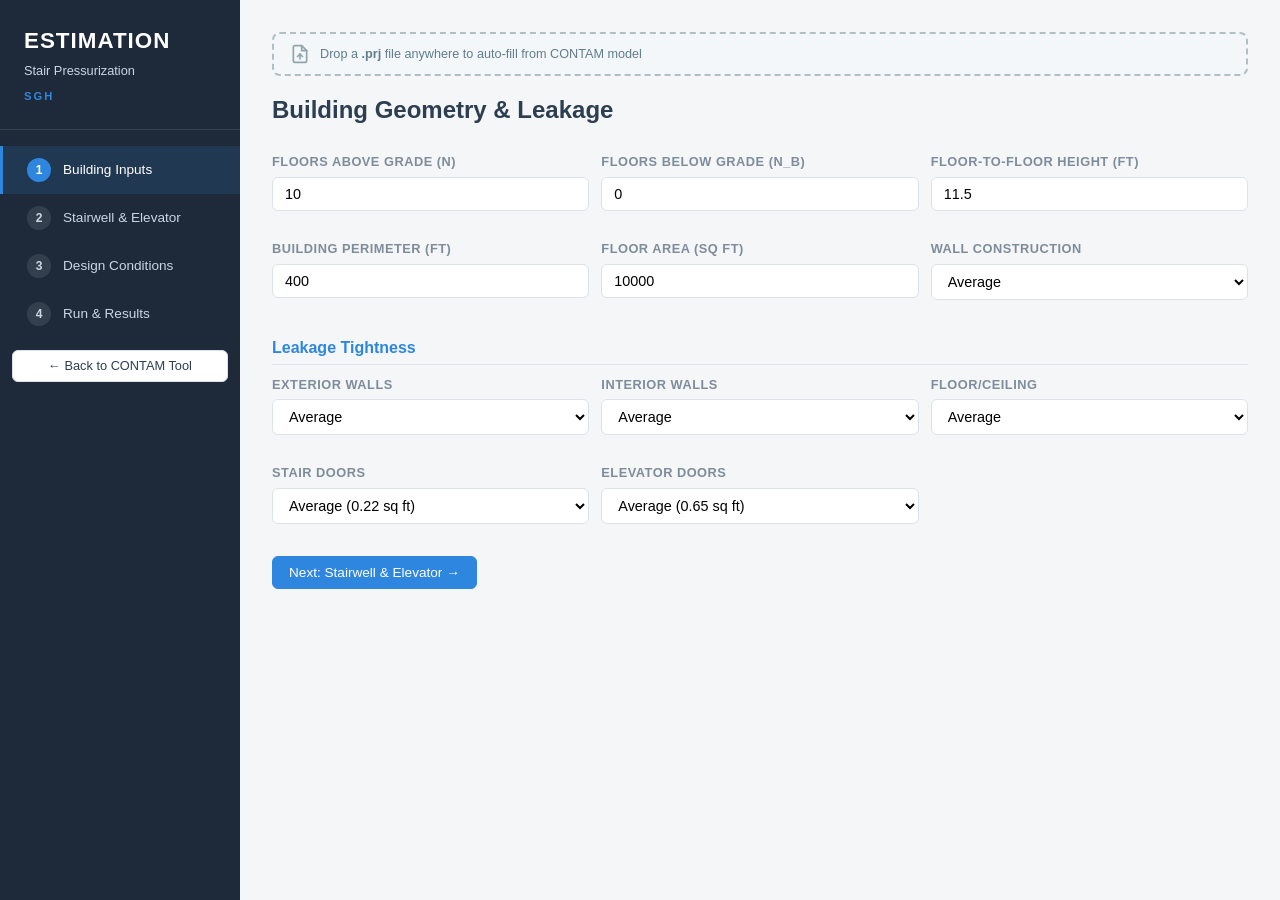
<file: templates/estimation.html>
<!DOCTYPE html>
<html lang="en">
<head>
    <meta charset="UTF-8">
    <meta name="viewport" content="width=device-width, initial-scale=1.0">
    <title>Stair Pressurization Estimation Tool &mdash; SGH</title>
    <link rel="stylesheet" href="/static/css/style.css?v=24">
    <link rel="stylesheet" href="/static/css/estimation.css?v=8">
</head>
<body>
    <div class="app-layout">
        <!-- Sidebar Navigation -->
        <nav class="sidebar">
            <div class="sidebar-header">
                <h1>ESTIMATION</h1>
                <p class="subtitle">Stair Pressurization</p>
                <p class="brand">SGH</p>
            </div>
            <ul class="nav-tabs">
                <li class="nav-tab active" data-tab="est-inputs">
                    <span class="tab-num">1</span>
                    <span class="tab-label">Building Inputs</span>
                </li>
                <li class="nav-tab" data-tab="est-stairwells">
                    <span class="tab-num">2</span>
                    <span class="tab-label">Stairwell &amp; Elevator</span>
                </li>
                <li class="nav-tab" data-tab="est-conditions">
                    <span class="tab-num">3</span>
                    <span class="tab-label">Design Conditions</span>
                </li>
                <li class="nav-tab" data-tab="est-run">
                    <span class="tab-num">4</span>
                    <span class="tab-label">Run &amp; Results</span>
                </li>
            </ul>
            <div style="padding:12px;margin-top:auto;">
                <a href="/" class="btn btn-sm" style="display:block;text-align:center;text-decoration:none;">
                    &larr; Back to CONTAM Tool
                </a>
            </div>
        </nav>

        <!-- Main Content -->
        <main class="content">
            <!-- PRJ Import Banner -->
            <div id="est-drop-banner" class="est-drop-banner">
                <svg width="20" height="20" viewBox="0 0 24 24" fill="none" stroke="currentColor"
                     stroke-width="2" stroke-linecap="round" stroke-linejoin="round" style="flex-shrink:0">
                    <path d="M14 2H6a2 2 0 0 0-2 2v16a2 2 0 0 0 2 2h12a2 2 0 0 0 2-2V8z"></path>
                    <polyline points="14 2 14 8 20 8"></polyline>
                    <line x1="12" y1="18" x2="12" y2="12"></line>
                    <line x1="9" y1="15" x2="12" y2="12"></line>
                    <line x1="15" y1="15" x2="12" y2="12"></line>
                </svg>
                <span id="est-drop-status">Drop a <strong>.prj</strong> file anywhere to auto-fill from CONTAM model</span>
                <input type="file" id="est-prj-input" accept=".prj" style="display:none">
                <label id="est-also-contam-label" style="display:none; margin-left:auto; font-size:0.8rem; cursor:pointer;">
                    <input type="checkbox" id="est-also-contam" checked> Also parse in CONTAM Tool
                </label>
            </div>

            <!-- Tab 1: Building Inputs -->
            <section id="est-inputs" class="tab-panel active">
                <h2>Building Geometry &amp; Leakage</h2>

                <div class="form-grid">
                    <div class="form-group">
                        <label for="est-n-floors-above">Floors above grade (N)</label>
                        <input type="number" id="est-n-floors-above" value="10" min="2" max="99">
                    </div>
                    <div class="form-group">
                        <label for="est-n-floors-below">Floors below grade (N_b)</label>
                        <input type="number" id="est-n-floors-below" value="0" min="0" max="10">
                    </div>
                    <div class="form-group">
                        <label for="est-floor-height">Floor-to-floor height (ft)</label>
                        <input type="number" id="est-floor-height" value="11.5" step="0.5" min="8" max="20">
                    </div>
                    <div class="form-group">
                        <label for="est-bldg-perimeter">Building perimeter (ft)</label>
                        <input type="number" id="est-bldg-perimeter" value="400" min="60" max="2000">
                    </div>
                    <div class="form-group">
                        <label for="est-floor-area">Floor area (sq ft)</label>
                        <input type="number" id="est-floor-area" value="10000" min="1000" max="100000">
                    </div>
                    <div class="form-group">
                        <label for="est-wall-construction">Wall construction</label>
                        <select id="est-wall-construction">
                            <option value="tight">Tight</option>
                            <option value="average" selected>Average</option>
                            <option value="loose">Loose</option>
                        </select>
                    </div>
                </div>

                <h3>Leakage Tightness</h3>
                <div class="form-grid">
                    <div class="form-group">
                        <label for="est-leak-ext-wall">Exterior walls</label>
                        <select id="est-leak-ext-wall">
                            <option value="tight">Tight</option>
                            <option value="average" selected>Average</option>
                            <option value="loose">Loose</option>
                        </select>
                    </div>
                    <div class="form-group">
                        <label for="est-leak-int-wall">Interior walls</label>
                        <select id="est-leak-int-wall">
                            <option value="tight">Tight</option>
                            <option value="average" selected>Average</option>
                            <option value="loose">Loose</option>
                        </select>
                    </div>
                    <div class="form-group">
                        <label for="est-leak-floor">Floor/ceiling</label>
                        <select id="est-leak-floor">
                            <option value="tight">Tight</option>
                            <option value="average" selected>Average</option>
                            <option value="loose">Loose</option>
                        </select>
                    </div>
                    <div class="form-group">
                        <label for="est-leak-stair-door">Stair doors</label>
                        <select id="est-leak-stair-door">
                            <option value="tight">Tight (0.11 sq ft)</option>
                            <option value="average" selected>Average (0.22 sq ft)</option>
                            <option value="loose">Loose (0.43 sq ft)</option>
                        </select>
                    </div>
                    <div class="form-group">
                        <label for="est-leak-elev-door">Elevator doors</label>
                        <select id="est-leak-elev-door">
                            <option value="tight">Tight (0.22 sq ft)</option>
                            <option value="average" selected>Average (0.65 sq ft)</option>
                            <option value="loose">Loose (1.18 sq ft)</option>
                        </select>
                    </div>
                </div>

                <div class="btn-row" style="margin-top:16px;">
                    <button class="btn btn-primary" onclick="Est.nextTab('est-stairwells')">Next: Stairwell &amp; Elevator &rarr;</button>
                </div>
            </section>

            <!-- Tab 2: Stairwell & Elevator -->
            <section id="est-stairwells" class="tab-panel">
                <h2>Stairwell Geometry</h2>
                <div class="btn-row" style="margin-bottom:12px;">
                    <button class="btn btn-sm" onclick="Est.addStairwell()">+ Add Stairwell</button>
                </div>
                <div id="stairwell-list"></div>

                <h2 style="margin-top:24px;">Elevator Shafts</h2>
                <div class="form-grid">
                    <div class="form-group">
                        <label for="est-elev-n">Number of shafts</label>
                        <input type="number" id="est-elev-n" value="2" min="0" max="30">
                    </div>
                    <div class="form-group">
                        <label for="est-elev-area">Shaft area (sq ft)</label>
                        <input type="number" id="est-elev-area" value="65" step="5" min="20" max="500">
                    </div>
                    <div class="form-group">
                        <label for="est-elev-door-type">Door type</label>
                        <select id="est-elev-door-type">
                            <option value="single-slide">Single Slide</option>
                            <option value="center-opening" selected>Center Opening</option>
                            <option value="freight">Freight</option>
                        </select>
                    </div>
                    <div class="form-group">
                        <label for="est-elev-vent">Vent area at top (sq ft)</label>
                        <input type="number" id="est-elev-vent" value="0" step="0.5" min="0" max="10">
                    </div>
                </div>

                <div class="btn-row" style="margin-top:16px;">
                    <button class="btn" onclick="Est.nextTab('est-inputs')">&larr; Back</button>
                    <button class="btn btn-primary" onclick="Est.nextTab('est-conditions')">Next: Design Conditions &rarr;</button>
                </div>
            </section>

            <!-- Tab 3: Design Conditions -->
            <section id="est-conditions" class="tab-panel">
                <h2>Design Conditions</h2>
                <div class="form-grid">
                    <div class="form-group">
                        <label for="est-t-winter">Outdoor winter temp (&deg;F)</label>
                        <input type="number" id="est-t-winter" value="0" step="1" min="-40" max="50">
                    </div>
                    <div class="form-group">
                        <label for="est-t-summer">Outdoor summer temp (&deg;F)</label>
                        <input type="number" id="est-t-summer" value="95" step="1" min="75" max="115">
                    </div>
                    <div class="form-group">
                        <label for="est-t-indoor">Indoor temp (&deg;F)</label>
                        <input type="number" id="est-t-indoor" value="72" step="1" min="65" max="80">
                    </div>
                    <div class="form-group">
                        <label for="est-t-fire">Fire floor gas temp (&deg;F)</label>
                        <input type="number" id="est-t-fire" value="572" step="50" min="200" max="1650">
                    </div>
                    <div class="form-group">
                        <label for="est-wind-speed">Wind speed (mph)</label>
                        <input type="number" id="est-wind-speed" value="27" step="1" min="0" max="90">
                    </div>
                    <div class="form-group">
                        <label for="est-wind-dir">Wind direction (&deg;)</label>
                        <input type="number" id="est-wind-dir" value="0" step="45" min="0" max="360">
                    </div>
                    <div class="form-group">
                        <label for="est-p-atm">Atmospheric pressure (Pa)</label>
                        <input type="number" id="est-p-atm" value="101325" step="100" min="90000" max="105000">
                    </div>
                    <div class="form-group">
                        <label for="est-n-open-doors">Open stair doors (n_open)</label>
                        <input type="number" id="est-n-open-doors" value="1" min="0" max="3">
                    </div>
                    <div class="form-group">
                        <label for="est-sprinklered">Sprinklered?</label>
                        <select id="est-sprinklered">
                            <option value="yes" selected>Yes</option>
                            <option value="no">No</option>
                        </select>
                    </div>
                    <div class="form-group">
                        <label for="est-fire-hrr">Design fire HRR (kW)</label>
                        <input type="number" id="est-fire-hrr" value="2000" step="100" min="100" max="15000">
                    </div>
                    <div class="form-group">
                        <label for="est-fire-floor">Fire floor number</label>
                        <input type="number" id="est-fire-floor" value="5" min="1" max="99">
                    </div>
                    <div class="form-group">
                        <label for="est-stair-temp">Stairwell temp assumption</label>
                        <select id="est-stair-temp">
                            <option value="outdoor" selected>Outdoor temp (unheated)</option>
                            <option value="indoor">Indoor temp (conditioned)</option>
                        </select>
                    </div>
                </div>

                <h3>Design Criteria</h3>
                <div class="form-grid">
                    <div class="form-group">
                        <label for="est-min-dp">Min &Delta;P closed door (in. w.g.)</label>
                        <input type="number" id="est-min-dp" value="0.05" step="0.005" min="0.02" max="0.20">
                    </div>
                    <div class="form-group">
                        <label for="est-max-dp">Max &Delta;P closed door (in. w.g.)</label>
                        <input type="number" id="est-max-dp" value="0.35" step="0.01" min="0.12" max="0.50">
                    </div>
                    <div class="form-group">
                        <label for="est-max-force">Max door force (lbf)</label>
                        <input type="number" id="est-max-force" value="30" step="1" min="18" max="45">
                    </div>
                    <div class="form-group">
                        <label for="est-exhaust-dp">Floor exhaust &Delta;P (in. w.g.)</label>
                        <input type="number" id="est-exhaust-dp" value="0.08" step="0.01" min="0.02" max="0.30">
                    </div>
                    <div class="form-group">
                        <label for="est-closer-force">Door closer force (lbf)</label>
                        <input type="number" id="est-closer-force" value="12" step="1" min="5" max="25">
                    </div>
                    <div class="form-group">
                        <label for="est-min-velocity">Min door velocity (fpm)</label>
                        <input type="number" id="est-min-velocity" value="200" step="10" min="100" max="600">
                    </div>
                </div>

                <div class="btn-row" style="margin-top:16px;">
                    <button class="btn" onclick="Est.nextTab('est-stairwells')">&larr; Back</button>
                    <button class="btn btn-primary" onclick="Est.runEstimation()">Run Estimation</button>
                </div>
            </section>

            <!-- Tab 4: Results -->
            <section id="est-run" class="tab-panel">
                <h2>Estimation Results</h2>
                <div id="est-status" class="status-msg"></div>
                <div class="btn-row" id="est-report-top" style="margin-bottom:12px; display:none;">
                    <button class="btn btn-primary" onclick="Est.generateReport()">Generate Report (HTML)</button>
                    <button class="btn" style="background:#27ae60;color:#fff;" onclick="Est.transferToCONTAM()" title="Transfer supply &amp; exhaust CFM values to the CONTAM pressurization tool">Transfer to CONTAM Tool &rarr;</button>
                    <button class="btn" onclick="Est.nextTab('est-conditions')">&larr; Back to Inputs</button>
                </div>
                <div id="est-warnings" style="display:none;"></div>

                <!-- Calculation Methodology -->
                <div id="est-methodology-section" style="display:none;">
                    <h3>
                        Calculation Methodology
                        <button class="btn btn-sm meth-toggle" id="meth-toggle-btn" onclick="Est.toggleMethodology()">Collapse</button>
                    </h3>
                    <div id="est-methodology-content"></div>
                </div>

                <!-- System Summary -->
                <div id="est-system-summary" style="display:none;">
                    <h3>System Summary</h3>
                    <div id="est-summary-content"></div>
                </div>

                <!-- Floor-by-Floor Tables -->
                <div id="est-floor-tables" style="display:none;">
                    <h3>Floor-by-Floor Results</h3>
                    <div id="est-floor-content"></div>
                </div>

                <!-- Exhaust Breakdown -->
                <div id="est-exhaust-section" style="display:none;">
                    <h3>Fire Floor Exhaust Breakdown</h3>
                    <div id="est-exhaust-content"></div>
                </div>

                <!-- Sensitivity Analysis -->
                <div id="est-sensitivity-section" style="display:none;">
                    <h3>Sensitivity Analysis</h3>
                    <div id="est-sensitivity-content"></div>
                </div>

                <!-- Calculation Traces (equations in succession) -->
                <div id="est-traces-section" style="display:none;">
                    <h3>Calculation Trace &mdash; All Equations</h3>
                    <p style="font-size:0.85em;color:#7f8c9b;margin-bottom:8px;">
                        Step-by-step equation evaluation for plan checker verification.
                    </p>
                    <div id="est-traces-content"></div>
                </div>

                <div class="btn-row" id="est-report-btns" style="margin-top:16px; display:none;">
                    <button class="btn" onclick="Est.nextTab('est-conditions')">&larr; Back to Inputs</button>
                    <button class="btn btn-primary" onclick="Est.generateReport()">Generate Report (HTML)</button>
                    <button class="btn" style="background:#27ae60;color:#fff;" onclick="Est.transferToCONTAM()">Transfer to CONTAM Tool &rarr;</button>
                </div>
            </section>
        </main>
    </div>

    <script src="/static/js/estimation.js?v=10"></script>
</body>
</html>
</file>
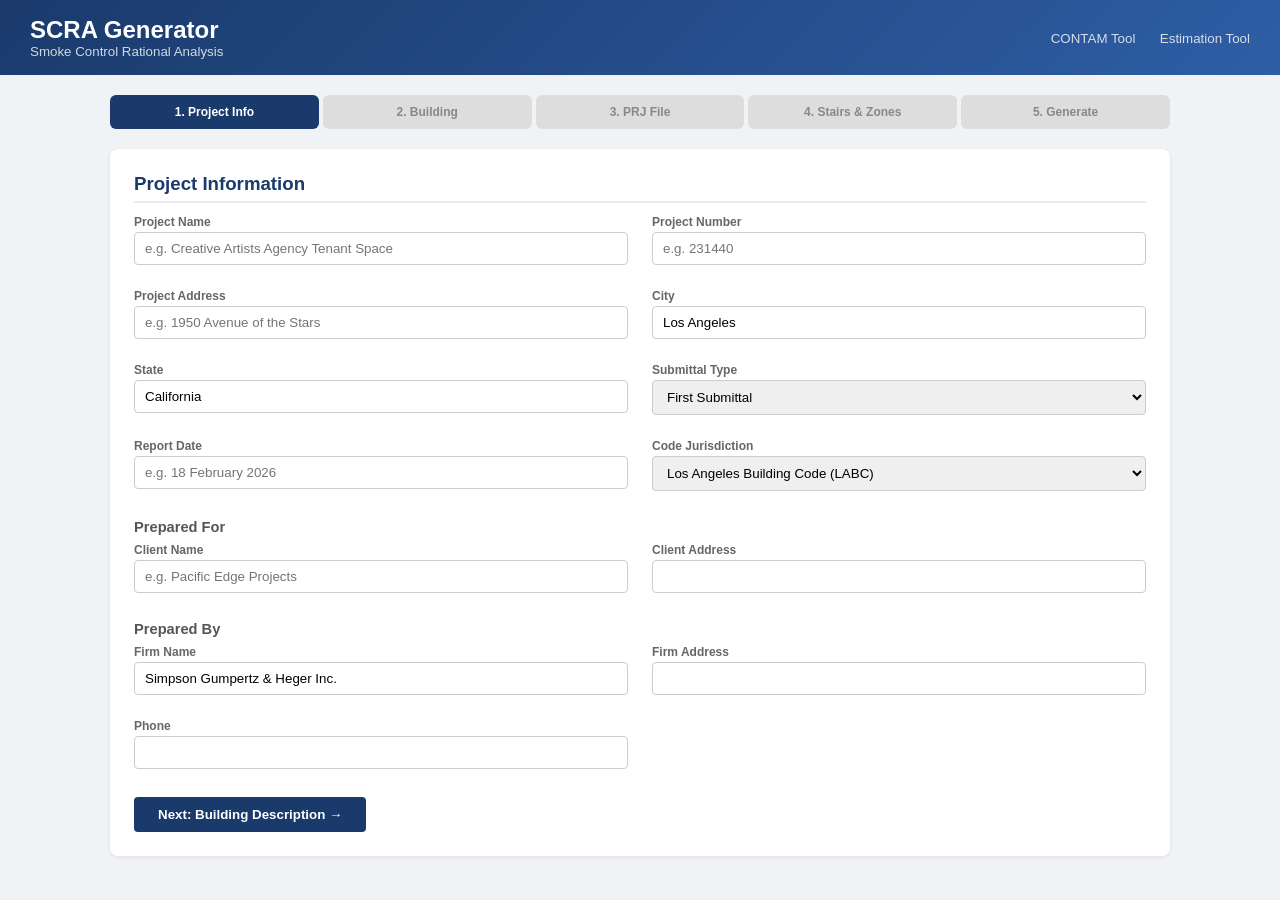
<file: templates/scra.html>
<!DOCTYPE html>
<html lang="en">
<head>
    <meta charset="UTF-8">
    <meta name="viewport" content="width=device-width, initial-scale=1.0">
    <title>SCRA Generator — Smoke Control Rational Analysis</title>
    <style>
        * { margin:0; padding:0; box-sizing:border-box; }
        body {
            font-family: "Segoe UI", Arial, sans-serif;
            background: #f0f2f5; color: #333;
        }
        .header {
            background: linear-gradient(135deg, #1a3a6b, #2e5ea6);
            color: #fff; padding: 16px 30px;
            display: flex; justify-content: space-between; align-items: center;
        }
        .header h1 { font-size: 18pt; font-weight: 600; }
        .header .subtitle { font-size: 10pt; opacity: 0.8; }
        .header .nav-links a {
            color: #fff; text-decoration: none; margin-left: 20px;
            font-size: 10pt; opacity: 0.8;
        }
        .header .nav-links a:hover { opacity: 1; }
        .container { max-width: 1100px; margin: 20px auto; padding: 0 20px; }

        /* Steps / Wizard */
        .steps { display: flex; gap: 4px; margin-bottom: 20px; }
        .step {
            flex: 1; text-align: center; padding: 10px;
            background: #ddd; color: #888; border-radius: 6px;
            font-size: 9pt; font-weight: 600; cursor: pointer;
            transition: all 0.2s;
        }
        .step.active { background: #1a3a6b; color: #fff; }
        .step.done { background: #27ae60; color: #fff; }
        .step:hover { opacity: 0.9; }

        /* Panels */
        .panel {
            background: #fff; border-radius: 8px; padding: 24px;
            box-shadow: 0 1px 4px rgba(0,0,0,0.08); margin-bottom: 20px;
            display: none;
        }
        .panel.active { display: block; }
        .panel h2 { font-size: 14pt; color: #1a3a6b; margin-bottom: 12px;
                     border-bottom: 2px solid #e8ecf0; padding-bottom: 6px; }
        .panel h3 { font-size: 11pt; color: #555; margin: 16px 0 8px; }

        /* Form elements */
        .form-grid { display: grid; grid-template-columns: 1fr 1fr; gap: 12px 24px; }
        .form-grid.three-col { grid-template-columns: 1fr 1fr 1fr; }
        .form-group { margin-bottom: 12px; }
        .form-group label {
            display: block; font-size: 9pt; font-weight: 600;
            color: #666; margin-bottom: 3px;
        }
        .form-group input, .form-group select, .form-group textarea {
            width: 100%; padding: 8px 10px; border: 1px solid #ccc;
            border-radius: 4px; font-size: 10pt;
        }
        .form-group textarea { height: 60px; resize: vertical; }
        .form-group input:focus, .form-group select:focus {
            border-color: #1a3a6b; outline: none;
            box-shadow: 0 0 0 2px rgba(26,58,107,0.15);
        }

        /* Buttons */
        .btn {
            padding: 10px 24px; border: none; border-radius: 4px;
            font-size: 10pt; font-weight: 600; cursor: pointer;
            transition: background 0.2s;
        }
        .btn-primary { background: #1a3a6b; color: #fff; }
        .btn-primary:hover { background: #143058; }
        .btn-success { background: #27ae60; color: #fff; }
        .btn-success:hover { background: #1e8449; }
        .btn-secondary { background: #95a5a6; color: #fff; }
        .btn-secondary:hover { background: #7f8c8d; }
        .btn-danger { background: #e74c3c; color: #fff; }
        .btn-group { display: flex; gap: 10px; margin-top: 16px; }

        /* File upload */
        .file-upload {
            border: 2px dashed #ccc; border-radius: 8px; padding: 30px;
            text-align: center; cursor: pointer; transition: border-color 0.2s;
        }
        .file-upload:hover { border-color: #1a3a6b; }
        .file-upload.has-file { border-color: #27ae60; background: #f0fff4; }
        .file-upload input[type="file"] { display: none; }
        .file-info { font-size: 9pt; color: #27ae60; margin-top: 6px; font-weight: 600; }

        /* Stair table */
        .stair-table { width: 100%; border-collapse: collapse; font-size: 9pt; margin: 10px 0; }
        .stair-table th { background: #1a3a6b; color: #fff; padding: 6px 8px; text-align: center; }
        .stair-table td { padding: 4px 8px; border-bottom: 1px solid #eee; }
        .stair-table input { width: 80px; padding: 4px; font-size: 9pt; text-align: center; }
        .stair-table .remove-btn {
            background: #e74c3c; color: #fff; border: none; border-radius: 3px;
            padding: 2px 8px; cursor: pointer; font-size: 8pt;
        }

        /* Progress */
        .progress-bar { height: 6px; background: #eee; border-radius: 3px; overflow: hidden; margin: 10px 0; }
        .progress-fill { height: 100%; background: #1a3a6b; transition: width 0.3s; }

        /* Status */
        .status-msg {
            padding: 10px 14px; border-radius: 4px; font-size: 9pt;
            margin: 10px 0; display: none;
        }
        .status-msg.info { display: block; background: #e8f4fd; color: #1a3a6b; border: 1px solid #b8d4e8; }
        .status-msg.success { display: block; background: #e8f8e8; color: #1e8449; border: 1px solid #a8d8a8; }
        .status-msg.error { display: block; background: #fde8e8; color: #c0392b; border: 1px solid #e8a8a8; }

        /* Report preview */
        .report-frame { width: 100%; height: 700px; border: 1px solid #ddd; border-radius: 4px; }

        /* Responsive */
        @media (max-width: 768px) {
            .form-grid { grid-template-columns: 1fr; }
            .form-grid.three-col { grid-template-columns: 1fr; }
        }
    </style>
</head>
<body>
    <div class="header">
        <div>
            <h1>SCRA Generator</h1>
            <div class="subtitle">Smoke Control Rational Analysis</div>
        </div>
        <div class="nav-links">
            <a href="/">CONTAM Tool</a>
            <a href="/estimation">Estimation Tool</a>
        </div>
    </div>

    <div class="container">
        <!-- Step Indicators -->
        <div class="steps">
            <div class="step active" data-step="1" onclick="goToStep(1)">1. Project Info</div>
            <div class="step" data-step="2" onclick="goToStep(2)">2. Building</div>
            <div class="step" data-step="3" onclick="goToStep(3)">3. PRJ File</div>
            <div class="step" data-step="4" onclick="goToStep(4)">4. Stairs &amp; Zones</div>
            <div class="step" data-step="5" onclick="goToStep(5)">5. Generate</div>
        </div>

        <div id="status" class="status-msg"></div>

        <!-- Step 1: Project Info -->
        <div class="panel active" id="panel-1">
            <h2>Project Information</h2>
            <div class="form-grid">
                <div class="form-group">
                    <label>Project Name</label>
                    <input type="text" id="project_name" placeholder="e.g. Creative Artists Agency Tenant Space">
                </div>
                <div class="form-group">
                    <label>Project Number</label>
                    <input type="text" id="project_number" placeholder="e.g. 231440">
                </div>
                <div class="form-group">
                    <label>Project Address</label>
                    <input type="text" id="project_address" placeholder="e.g. 1950 Avenue of the Stars">
                </div>
                <div class="form-group">
                    <label>City</label>
                    <input type="text" id="project_city" value="Los Angeles">
                </div>
                <div class="form-group">
                    <label>State</label>
                    <input type="text" id="project_state" value="California">
                </div>
                <div class="form-group">
                    <label>Submittal Type</label>
                    <select id="submittal_type">
                        <option>First Submittal</option>
                        <option>Revision 1</option>
                        <option>Revision 2</option>
                        <option>Final</option>
                    </select>
                </div>
                <div class="form-group">
                    <label>Report Date</label>
                    <input type="text" id="report_date" placeholder="e.g. 18 February 2026">
                </div>
                <div class="form-group">
                    <label>Code Jurisdiction</label>
                    <select id="code_jurisdiction">
                        <option value="LABC">Los Angeles Building Code (LABC)</option>
                        <option value="CBC">California Building Code (CBC)</option>
                        <option value="IBC">International Building Code (IBC)</option>
                    </select>
                </div>
            </div>

            <h3>Prepared For</h3>
            <div class="form-grid">
                <div class="form-group">
                    <label>Client Name</label>
                    <input type="text" id="client_name" placeholder="e.g. Pacific Edge Projects">
                </div>
                <div class="form-group">
                    <label>Client Address</label>
                    <input type="text" id="client_address">
                </div>
            </div>

            <h3>Prepared By</h3>
            <div class="form-grid">
                <div class="form-group">
                    <label>Firm Name</label>
                    <input type="text" id="firm_name" value="Simpson Gumpertz & Heger Inc.">
                </div>
                <div class="form-group">
                    <label>Firm Address</label>
                    <input type="text" id="firm_address">
                </div>
                <div class="form-group">
                    <label>Phone</label>
                    <input type="text" id="firm_phone">
                </div>
            </div>

            <div class="btn-group">
                <button class="btn btn-primary" onclick="goToStep(2)">Next: Building Description &rarr;</button>
            </div>
        </div>

        <!-- Step 2: Building Description -->
        <div class="panel" id="panel-2">
            <h2>Building Description</h2>
            <div class="form-grid">
                <div class="form-group">
                    <label>Building Name</label>
                    <input type="text" id="building_name" placeholder="e.g. Culver City Center">
                </div>
                <div class="form-group">
                    <label>Building Abbreviation</label>
                    <input type="text" id="building_abbr" placeholder="e.g. CCC">
                </div>
                <div class="form-group">
                    <label>Total Stories (above grade)</label>
                    <input type="number" id="total_stories" value="37">
                </div>
                <div class="form-group">
                    <label>Above-Grade Parking Levels</label>
                    <input type="number" id="above_grade_parking" value="2">
                </div>
                <div class="form-group">
                    <label>Subterranean Levels</label>
                    <input type="number" id="subterranean_levels" value="4">
                </div>
                <div class="form-group">
                    <label>Building Type</label>
                    <input type="text" id="building_type" value="high-rise office tower">
                </div>
                <div class="form-group">
                    <label>Sprinklered?</label>
                    <select id="is_sprinklered">
                        <option value="true" selected>Yes</option>
                        <option value="false">No</option>
                    </select>
                </div>
            </div>

            <h3>Scope of Work</h3>
            <div class="form-grid">
                <div class="form-group">
                    <label>Tenant Name</label>
                    <input type="text" id="tenant_name" placeholder="e.g. CAA">
                </div>
                <div class="form-group">
                    <label>Scope Bottom Level</label>
                    <input type="number" id="scope_bottom" value="4">
                </div>
                <div class="form-group">
                    <label>Scope Top Level</label>
                    <input type="number" id="scope_top" value="21">
                </div>
            </div>

            <h3>Climate Data</h3>
            <div class="form-grid three-col">
                <div class="form-group">
                    <label>Winter Design DB (&deg;F)</label>
                    <input type="number" id="winter_db" value="44.4" step="0.1">
                </div>
                <div class="form-group">
                    <label>Summer Design DB (&deg;F)</label>
                    <input type="number" id="summer_db" value="83.7" step="0.1">
                </div>
                <div class="form-group">
                    <label>Indoor Design Temp (&deg;F)</label>
                    <input type="number" id="indoor_temp" value="68" step="0.1">
                </div>
                <div class="form-group">
                    <label>Weather Station</label>
                    <input type="text" id="weather_station" placeholder="e.g. Santa Monica Municipal Airport">
                </div>
            </div>

            <h3>Base Building SCRA Reference (optional)</h3>
            <div class="form-grid three-col">
                <div class="form-group">
                    <label>Author</label>
                    <input type="text" id="base_scra_author" placeholder="e.g. CCI">
                </div>
                <div class="form-group">
                    <label>Date</label>
                    <input type="text" id="base_scra_date" placeholder="e.g. 23 March 2020">
                </div>
                <div class="form-group">
                    <label>Revision</label>
                    <input type="text" id="base_scra_revision" placeholder="e.g. Rev Bulletin #2.2">
                </div>
            </div>

            <div class="btn-group">
                <button class="btn btn-secondary" onclick="goToStep(1)">&larr; Back</button>
                <button class="btn btn-primary" onclick="goToStep(3)">Next: PRJ File &rarr;</button>
            </div>
        </div>

        <!-- Step 3: PRJ File Upload -->
        <div class="panel" id="panel-3">
            <h2>CONTAM Model (.prj File)</h2>
            <p style="font-size:9pt;color:#666;margin-bottom:14px;">
                Upload a CONTAM .prj file to auto-extract building geometry, stairwells,
                and floor heights. The model data will be used for the SCRA calculations.
            </p>

            <div class="file-upload" id="prj-dropzone" onclick="document.getElementById('prj-file').click()">
                <div style="font-size:24pt;color:#ccc;">&#128193;</div>
                <div style="font-size:10pt;color:#888;margin-top:8px;">
                    Click to select or drag &amp; drop a .prj file
                </div>
                <div class="file-info" id="prj-file-info"></div>
                <input type="file" id="prj-file" accept=".prj" onchange="handlePrjUpload(this)">
            </div>

            <div id="prj-summary" style="display:none;margin-top:16px;">
                <h3>Extracted Building Data</h3>
                <div id="prj-data"></div>
            </div>

            <div class="btn-group">
                <button class="btn btn-secondary" onclick="goToStep(2)">&larr; Back</button>
                <button class="btn btn-primary" onclick="goToStep(4)">Next: Stairs &amp; Zones &rarr;</button>
            </div>
        </div>

        <!-- Step 4: Stairs & Smoke Zones -->
        <div class="panel" id="panel-4">
            <h2>Stairwell Definitions</h2>
            <p style="font-size:9pt;color:#666;margin-bottom:10px;">
                Define the pressurized stairs. If a PRJ file was loaded, stairs are auto-detected.
            </p>

            <table class="stair-table" id="stairs-table">
                <thead>
                    <tr>
                        <th>Label</th>
                        <th>Bottom Level</th>
                        <th>Top Level</th>
                        <th>Door W (m)</th>
                        <th>Door H (m)</th>
                        <th>Gap (mm)</th>
                        <th>Vestibule?</th>
                        <th></th>
                    </tr>
                </thead>
                <tbody id="stairs-body"></tbody>
            </table>
            <button class="btn btn-secondary" onclick="addStair()" style="margin-top:6px;">+ Add Stair</button>

            <h3 style="margin-top:20px;">Design Criteria</h3>
            <div class="form-grid three-col">
                <div class="form-group">
                    <label>Min &Delta;P (in. w.g.)</label>
                    <input type="number" id="min_dp" value="0.05" step="0.01">
                </div>
                <div class="form-group">
                    <label>Max Door Force &mdash; Stair (lbf)</label>
                    <input type="number" id="max_force_stair" value="30" step="1">
                </div>
                <div class="form-group">
                    <label>Max Door Force &mdash; Egress (lbf)</label>
                    <input type="number" id="max_force_egress" value="15" step="1">
                </div>
            </div>

            <div class="btn-group">
                <button class="btn btn-secondary" onclick="goToStep(3)">&larr; Back</button>
                <button class="btn btn-success" onclick="goToStep(5)">Next: Generate Report &rarr;</button>
            </div>
        </div>

        <!-- Step 5: Generate -->
        <div class="panel" id="panel-5">
            <h2>Generate SCRA Report</h2>
            <p style="font-size:9pt;color:#666;margin-bottom:14px;">
                Review your inputs and click Generate to produce the complete Smoke Control
                Rational Analysis. The report includes all 8 sections, calculation traces,
                floor-by-floor results, and 6 appendices.
            </p>

            <div id="generation-summary"></div>

            <div class="btn-group">
                <button class="btn btn-secondary" onclick="goToStep(4)">&larr; Back</button>
                <button class="btn btn-success" id="btn-generate" onclick="generateReport()">
                    Generate SCRA Report
                </button>
            </div>

            <div class="progress-bar" id="progress-bar" style="display:none;">
                <div class="progress-fill" id="progress-fill" style="width:0%"></div>
            </div>

            <div id="report-container" style="display:none;margin-top:20px;">
                <h3>Generated Report</h3>
                <div class="btn-group" style="margin-bottom:10px;">
                    <button class="btn btn-primary" onclick="openReportNewTab()">Open in New Tab</button>
                    <button class="btn btn-secondary" onclick="printReport()">Print / Save PDF</button>
                </div>
                <iframe class="report-frame" id="report-frame"></iframe>
            </div>
        </div>
    </div>

    <script src="/static/js/scra.js"></script>
</body>
</html>
</file>
<file: static/css/style.css>
/* CONTAM Pressurization Tool — SGH */
/* Professional engineering aesthetic: blues/grays */

:root {
    --bg-dark: #1a2332;
    --bg-sidebar: #1e2a3a;
    --bg-main: #f4f6f8;
    --bg-card: #ffffff;
    --text-primary: #2c3e50;
    --text-secondary: #7f8c9b;
    --text-light: #c8d6e5;
    --accent: #2e86de;
    --accent-hover: #1b6fbf;
    --success: #27ae60;
    --warning: #f39c12;
    --danger: #e74c3c;
    --border: #dde2e8;
    --border-light: #ecf0f4;
    --sidebar-width: 240px;
    --radius: 6px;
    --shadow: 0 2px 8px rgba(0,0,0,0.08);
}

* { margin: 0; padding: 0; box-sizing: border-box; }

body {
    font-family: -apple-system, BlinkMacSystemFont, "Segoe UI", Roboto, Helvetica, Arial, sans-serif;
    font-size: 14px;
    color: var(--text-primary);
    background: var(--bg-main);
    line-height: 1.5;
}

/* Layout */
.app-layout {
    display: flex;
    min-height: 100vh;
}

/* Sidebar */
.sidebar {
    width: var(--sidebar-width);
    background: var(--bg-sidebar);
    color: var(--text-light);
    padding: 1.5rem 0;
    flex-shrink: 0;
    position: fixed;
    top: 0;
    left: 0;
    height: 100vh;
    overflow-y: auto;
    z-index: 100;
}

.sidebar-header {
    padding: 0 1.5rem 1.5rem;
    border-bottom: 1px solid rgba(255,255,255,0.1);
    margin-bottom: 1rem;
}

.sidebar-header h1 {
    font-size: 1.4rem;
    font-weight: 700;
    color: #fff;
    letter-spacing: 1px;
}

.sidebar-header .subtitle {
    font-size: 0.8rem;
    color: var(--text-light);
    margin-top: 0.2rem;
}

.sidebar-header .brand {
    font-size: 0.7rem;
    text-transform: uppercase;
    letter-spacing: 2px;
    color: var(--accent);
    margin-top: 0.5rem;
    font-weight: 600;
}

.nav-tabs {
    list-style: none;
}

.nav-tab {
    display: flex;
    align-items: center;
    padding: 0.75rem 1.5rem;
    cursor: pointer;
    transition: background 0.2s, border-left-color 0.2s;
    border-left: 3px solid transparent;
}

.nav-tab:hover {
    background: rgba(255,255,255,0.05);
}

.nav-tab.active {
    background: rgba(46,134,222,0.15);
    border-left-color: var(--accent);
    color: #fff;
}

.tab-num {
    display: inline-flex;
    align-items: center;
    justify-content: center;
    width: 24px;
    height: 24px;
    border-radius: 50%;
    background: rgba(255,255,255,0.1);
    font-size: 0.75rem;
    font-weight: 600;
    margin-right: 0.75rem;
    flex-shrink: 0;
}

.nav-tab.active .tab-num {
    background: var(--accent);
    color: #fff;
}

.tab-label { font-size: 0.85rem; }

/* Main Content */
.content {
    margin-left: var(--sidebar-width);
    padding: 2rem;
    flex: 1;
    min-width: 0;
}

/* Tab panels */
.tab-panel { display: none; }
.tab-panel.active { display: block; }

.tab-panel h2 {
    font-size: 1.5rem;
    font-weight: 600;
    margin-bottom: 1.5rem;
    color: var(--text-primary);
}

/* Form elements */
.form-group {
    margin-bottom: 1rem;
}

.form-group label {
    display: block;
    font-size: 0.8rem;
    font-weight: 600;
    text-transform: uppercase;
    letter-spacing: 0.5px;
    color: var(--text-secondary);
    margin-bottom: 0.35rem;
}

input[type="text"],
input[type="number"],
select {
    width: 100%;
    padding: 0.5rem 0.75rem;
    border: 1px solid var(--border);
    border-radius: var(--radius);
    font-size: 0.9rem;
    background: #fff;
    transition: border-color 0.2s;
}

input:focus, select:focus {
    outline: none;
    border-color: var(--accent);
    box-shadow: 0 0 0 3px rgba(46,134,222,0.15);
}

.input-with-btn {
    display: flex;
    gap: 0.5rem;
    align-items: center;
}

.input-with-btn input, .input-with-btn select { flex: 1; }

.form-row {
    display: flex;
    gap: 1rem;
    flex-wrap: wrap;
    align-items: flex-end;
}

.form-row .form-group { flex: 1; min-width: 150px; }

/* Buttons */
.btn {
    display: inline-flex;
    align-items: center;
    justify-content: center;
    padding: 0.5rem 1rem;
    border: 1px solid var(--border);
    border-radius: var(--radius);
    background: #fff;
    color: var(--text-primary);
    font-size: 0.85rem;
    font-weight: 500;
    cursor: pointer;
    transition: all 0.2s;
    white-space: nowrap;
}

.btn:hover { background: var(--bg-main); }

.btn-primary {
    background: var(--accent);
    color: #fff;
    border-color: var(--accent);
}

.btn-primary:hover { background: var(--accent-hover); }

.btn-danger {
    background: var(--danger);
    color: #fff;
    border-color: var(--danger);
}

.btn-danger:hover { background: #c0392b; }

.btn-sm { padding: 0.35rem 0.65rem; font-size: 0.8rem; }
.btn-row { display: flex; gap: 0.75rem; margin-top: 1rem; flex-wrap: wrap; }
.btn:disabled { opacity: 0.5; cursor: not-allowed; }

/* Tables */
.table-container {
    overflow-x: auto;
    border-radius: var(--radius);
    border: 1px solid var(--border);
    background: #fff;
    margin-bottom: 1rem;
}

table {
    width: 100%;
    border-collapse: collapse;
    font-size: 0.85rem;
}

thead th {
    background: var(--bg-main);
    padding: 0.6rem 0.75rem;
    text-align: left;
    font-weight: 600;
    font-size: 0.75rem;
    text-transform: uppercase;
    letter-spacing: 0.5px;
    color: var(--text-secondary);
    border-bottom: 2px solid var(--border);
    position: sticky;
    top: 0;
    z-index: 1;
}

tbody td {
    padding: 0.5rem 0.75rem;
    border-bottom: 1px solid var(--border-light);
}

tbody tr:hover { background: rgba(46,134,222,0.04); }

/* Editable table cells */
td input, td select {
    width: 100%;
    padding: 0.25rem 0.4rem;
    border: 1px solid transparent;
    border-radius: 3px;
    font-size: 0.85rem;
    background: transparent;
}

td input:focus, td select:focus {
    border-color: var(--accent);
    background: #fff;
}

td input[type="number"] { width: 80px; }

/* Results highlighting */
.dp-pass { background: rgba(39,174,96,0.12); color: var(--success); font-weight: 600; }
.dp-fail { background: rgba(231,76,60,0.12); color: var(--danger); font-weight: 600; }
.dp-warn { background: rgba(243,156,18,0.12); color: var(--warning); font-weight: 600; }

/* Badges */
.badge {
    display: inline-block;
    padding: 0.25rem 0.6rem;
    border-radius: 12px;
    font-size: 0.75rem;
    font-weight: 600;
    background: var(--bg-main);
    color: var(--text-secondary);
    border: 1px solid var(--border);
}

.parsed-summary {
    display: flex;
    gap: 0.5rem;
    flex-wrap: wrap;
    margin-bottom: 1rem;
}

/* Sub-tabs */
.sub-tabs {
    display: flex;
    gap: 0;
    border-bottom: 2px solid var(--border);
    margin-bottom: 1rem;
}

.sub-tab {
    padding: 0.5rem 1rem;
    background: none;
    border: none;
    border-bottom: 2px solid transparent;
    margin-bottom: -2px;
    cursor: pointer;
    font-size: 0.85rem;
    font-weight: 500;
    color: var(--text-secondary);
    transition: all 0.2s;
}

.sub-tab:hover { color: var(--text-primary); }

.sub-tab.active {
    color: var(--accent);
    border-bottom-color: var(--accent);
}

.sub-panel { display: none; }
.sub-panel.active { display: block; }

/* Config panels (collapsible) */
.config-panel {
    background: #fff;
    border: 1px solid var(--border);
    border-radius: var(--radius);
    margin-bottom: 1rem;
    box-shadow: var(--shadow);
}

.panel-header {
    display: flex;
    justify-content: space-between;
    align-items: center;
    padding: 0.75rem 1rem;
    cursor: pointer;
    user-select: none;
    border-bottom: 1px solid var(--border-light);
}

.panel-header h3 { font-size: 1rem; font-weight: 600; }

.toggle-icon { font-size: 0.7rem; color: var(--text-secondary); transition: transform 0.3s; }
.panel-body { padding: 1rem; }
.panel-body.collapsed { display: none; }
.panel-header.collapsed .toggle-icon { transform: rotate(-90deg); }

/* Filter rows */
.filter-row {
    display: flex;
    gap: 0.75rem;
    align-items: center;
    margin-bottom: 0.75rem;
    flex-wrap: wrap;
}

.filter-row label { font-size: 0.8rem; font-weight: 500; color: var(--text-secondary); }
.filter-row select, .filter-row input { width: auto; min-width: 150px; }

/* Status messages */
.status-msg {
    padding: 0.6rem 1rem;
    border-radius: var(--radius);
    font-size: 0.85rem;
    margin-bottom: 1rem;
    display: none;
}

.status-msg.success {
    display: block;
    background: rgba(39,174,96,0.1);
    color: var(--success);
    border: 1px solid rgba(39,174,96,0.2);
}

.status-msg.error {
    display: block;
    background: rgba(231,76,60,0.1);
    color: var(--danger);
    border: 1px solid rgba(231,76,60,0.2);
}

/* Info box */
.info-box {
    background: rgba(46,134,222,0.06);
    border: 1px solid rgba(46,134,222,0.15);
    border-radius: var(--radius);
    padding: 1rem;
    margin-bottom: 1rem;
}

.info-box h3 { font-size: 0.9rem; margin-bottom: 0.5rem; }

/* Progress bar */
.progress-bar {
    width: 100%;
    height: 8px;
    background: var(--border);
    border-radius: 4px;
    overflow: hidden;
    margin-bottom: 0.5rem;
}

.progress-fill {
    height: 100%;
    background: var(--accent);
    border-radius: 4px;
    width: 0%;
    transition: width 0.3s;
}

#progress-label { font-size: 0.85rem; color: var(--text-secondary); }

/* Log panel */
.log-panel { margin-top: 1rem; }
.log-panel h3 { font-size: 0.9rem; margin-bottom: 0.5rem; }

.log-output {
    background: var(--bg-dark);
    color: #a3be8c;
    font-family: "Consolas", "Monaco", "Courier New", monospace;
    font-size: 0.8rem;
    padding: 1rem;
    border-radius: var(--radius);
    min-height: 200px;
    max-height: 400px;
    overflow-y: auto;
    white-space: pre-wrap;
    word-wrap: break-word;
}

/* Recent projects */
.recent-projects {
    margin-top: 2rem;
}

.recent-projects h3 {
    font-size: 0.9rem;
    color: var(--text-secondary);
    margin-bottom: 0.5rem;
}

.recent-projects ul { list-style: none; }

.recent-projects li {
    padding: 0.5rem 0.75rem;
    border-bottom: 1px solid var(--border-light);
    cursor: pointer;
    font-size: 0.85rem;
    transition: background 0.2s;
}

.recent-projects li:hover { background: var(--bg-main); }
.recent-projects li .path { font-size: 0.75rem; color: var(--text-secondary); }

/* Modal */
.modal {
    position: fixed;
    top: 0;
    left: 0;
    width: 100%;
    height: 100%;
    background: rgba(0,0,0,0.5);
    z-index: 1000;
    display: flex;
    align-items: center;
    justify-content: center;
}

.modal-content {
    background: #fff;
    border-radius: var(--radius);
    width: 600px;
    max-width: 90vw;
    max-height: 80vh;
    display: flex;
    flex-direction: column;
    box-shadow: 0 4px 24px rgba(0,0,0,0.15);
}

.modal-header {
    display: flex;
    justify-content: space-between;
    align-items: center;
    padding: 1rem 1.5rem;
    border-bottom: 1px solid var(--border);
}

.modal-header h3 { font-size: 1.1rem; }

.modal-close {
    background: none;
    border: none;
    font-size: 1.5rem;
    cursor: pointer;
    color: var(--text-secondary);
}

.modal-body {
    padding: 1rem 1.5rem;
    overflow-y: auto;
    flex: 1;
}

.modal-footer {
    padding: 1rem 1.5rem;
    border-top: 1px solid var(--border);
    display: flex;
    justify-content: flex-end;
    gap: 0.5rem;
}

/* Browser list */
.browser-list {
    max-height: 350px;
    overflow-y: auto;
    border: 1px solid var(--border);
    border-radius: var(--radius);
}

.browser-item {
    padding: 0.5rem 0.75rem;
    cursor: pointer;
    display: flex;
    align-items: center;
    gap: 0.5rem;
    font-size: 0.85rem;
    border-bottom: 1px solid var(--border-light);
}

.browser-item:hover { background: var(--bg-main); }
.browser-item.selected { background: rgba(46,134,222,0.1); border-color: var(--accent); }
.browser-item .icon { font-size: 1.1rem; flex-shrink: 0; }
.browser-item .name { flex: 1; }
.browser-item .meta { font-size: 0.75rem; color: var(--text-secondary); }
.browser-item.highlighted { background: rgba(39,174,96,0.08); font-weight: 600; }
.browser-item.highlighted .name { color: var(--success); }
.browser-item.dimmed { opacity: 0.45; }

/* Level summary grid */
.level-summary-grid {
    display: flex;
    flex-wrap: wrap;
    gap: 4px;
    margin-top: 0.5rem;
}
.level-badge {
    display: inline-block;
    padding: 2px 8px;
    border-radius: 3px;
    font-size: 0.75rem;
    font-weight: 600;
    cursor: pointer;
}
.level-badge.pass { background: rgba(39,174,96,0.15); color: #27ae60; border: 1px solid rgba(39,174,96,0.3); }
.level-badge.fail { background: rgba(231,76,60,0.15); color: #e74c3c; border: 1px solid rgba(231,76,60,0.3); }
.level-badge.no-data { background: rgba(127,140,155,0.1); color: var(--text-secondary); border: 1px solid var(--border); }

/* Worst-case fire floor highlight */
.worst-ff { font-size: 0.65rem; display: block; color: var(--text-secondary); }

/* Parsed data */
.parsed-data { margin-top: 1rem; }

/* Checkbox styling */
input[type="checkbox"] {
    width: auto;
    margin: 0;
    cursor: pointer;
}

.stair-pressurized-toggle {
    display: flex;
    align-items: center;
    gap: 0.5rem;
    margin-bottom: 0.75rem;
    padding: 0.5rem 0.75rem;
    background: rgba(46,134,222,0.06);
    border-radius: var(--radius);
    border: 1px solid rgba(46,134,222,0.15);
}

.stair-pressurized-toggle label {
    font-size: 0.85rem;
    font-weight: 600;
    color: var(--text-primary);
    text-transform: none;
    letter-spacing: 0;
    margin: 0;
    cursor: pointer;
}

.stair-disabled-overlay {
    opacity: 0.35;
    pointer-events: none;
    user-select: none;
}

/* Bulk SCFM tools */
.bulk-scfm-tools {
    background: rgba(46,134,222,0.04);
    border: 1px solid rgba(46,134,222,0.12);
    border-radius: var(--radius);
    padding: 0.75rem;
    margin-bottom: 0.75rem;
}

.bulk-scfm-tools h4 {
    font-size: 0.8rem;
    font-weight: 600;
    text-transform: uppercase;
    letter-spacing: 0.5px;
    color: var(--text-secondary);
    margin-bottom: 0.5rem;
}

.bulk-scfm-row {
    display: flex;
    gap: 0.5rem;
    align-items: flex-end;
    flex-wrap: wrap;
    margin-bottom: 0.5rem;
}

.bulk-scfm-row .form-group {
    margin-bottom: 0;
    flex: none;
}

.bulk-scfm-row .form-group label {
    font-size: 0.7rem;
}

.bulk-scfm-row input[type="number"] {
    width: 100px;
}

.bulk-scfm-row select {
    width: auto;
    min-width: 120px;
}

.alternating-section {
    margin-top: 0.5rem;
    padding-top: 0.5rem;
    border-top: 1px solid var(--border-light);
}

.alternating-section .form-group {
    margin-bottom: 0;
}

/* Roof disabled row */
tr.roof-disabled td {
    opacity: 0.35;
}
tr.roof-disabled input,
tr.roof-disabled select {
    pointer-events: none;
}

/* Criteria group */
.criteria-group {
    background: rgba(46,134,222,0.04);
    border: 1px solid rgba(46,134,222,0.12);
    border-radius: var(--radius);
    padding: 0.75rem;
    margin-bottom: 0.5rem;
}
.criteria-group-header {
    display: flex;
    align-items: center;
    gap: 0.5rem;
    margin-bottom: 0.5rem;
}
.criteria-group-header strong {
    font-size: 0.85rem;
}
.criteria-group .form-row {
    margin-bottom: 0;
}
.criteria-stair-checks {
    display: flex;
    flex-wrap: wrap;
    gap: 0.5rem;
    margin-bottom: 0.5rem;
}
.criteria-stair-checks label {
    font-size: 0.8rem;
    text-transform: none;
    letter-spacing: 0;
    display: flex;
    align-items: center;
    gap: 0.25rem;
    cursor: pointer;
    white-space: nowrap;
}

/* Floor selection badges */
.floor-badge {
    display: inline-block;
    padding: 2px 8px;
    border-radius: 3px;
    font-size: 0.75rem;
    font-weight: 600;
    cursor: pointer;
    margin: 2px;
}
.floor-badge.selected { background: rgba(46,134,222,0.2); color: var(--accent); border: 1px solid rgba(46,134,222,0.4); }
.floor-badge.unselected { background: rgba(127,140,155,0.1); color: var(--text-secondary); border: 1px solid var(--border); }

/* Config toolbar */
.config-toolbar .btn-row {
    margin-top: 0;
}

/* Responsive */
@media (max-width: 900px) {
    .sidebar { width: 60px; }
    .sidebar-header h1 { font-size: 0.9rem; }
    .sidebar-header .subtitle, .sidebar-header .brand { display: none; }
    .tab-label { display: none; }
    .content { margin-left: 60px; }
}
</file>
<file: static/css/estimation.css>
/* Estimation Tool — Additional Styles */

/* PRJ Import Drop Banner */
.est-drop-banner {
    display: flex;
    align-items: center;
    gap: 10px;
    padding: 10px 16px;
    margin-bottom: 16px;
    background: #f4f7fa;
    border: 2px dashed #b0bec5;
    border-radius: 8px;
    color: #607d8b;
    cursor: pointer;
    transition: all 0.25s ease;
    font-size: 9.5pt;
}

.est-drop-banner svg {
    color: #90a4ae;
    transition: color 0.25s;
}

.est-drop-banner:hover {
    border-color: #2e86de;
    background: #eaf2fd;
    color: #2e86de;
}

.est-drop-banner:hover svg {
    color: #2e86de;
}

.est-drop-banner.drag-over {
    border-color: #2e86de;
    background: #dbeafe;
    color: #1565c0;
    transform: scale(1.01);
    box-shadow: 0 0 12px rgba(46, 134, 222, 0.15);
}

.est-drop-banner.loading {
    border-color: #f39c12;
    border-style: dashed;
    color: #e67e22;
    pointer-events: none;
}

.est-drop-banner.loading svg {
    color: #f39c12;
    animation: spin 0.8s linear infinite;
}

.est-drop-banner.success {
    border-color: #27ae60;
    border-style: solid;
    color: #1e8449;
    background: #eafaf1;
}

.est-drop-banner.success svg {
    color: #27ae60;
}

.est-drop-banner.error {
    border-color: #e74c3c;
    border-style: solid;
    color: #c0392b;
    background: #fdedec;
}

@keyframes spin {
    from { transform: rotate(0deg); }
    to { transform: rotate(360deg); }
}

.form-grid {
    display: grid;
    grid-template-columns: repeat(auto-fill, minmax(240px, 1fr));
    gap: 12px;
    margin-bottom: 16px;
}

.stair-card {
    background: #f8f9fa;
    border: 1px solid #dde2e8;
    border-radius: 6px;
    padding: 14px;
    margin-bottom: 16px;
}

.stair-card-header {
    display: flex;
    justify-content: space-between;
    align-items: center;
    margin-bottom: 10px;
    padding-bottom: 8px;
    border-bottom: 1px solid #dde2e8;
}

.stair-card-header strong {
    font-size: 11pt;
    color: #2e86de;
}

.btn-danger {
    background: #e74c3c;
    color: #fff;
    border-color: #c0392b;
}
.btn-danger:hover {
    background: #c0392b;
}

/* Results Tables */
.est-table {
    width: 100%;
    border-collapse: collapse;
    font-size: 9pt;
    margin-bottom: 16px;
}

.est-table th {
    background: #2e3a4e;
    color: #fff;
    padding: 5px 8px;
    text-align: center;
    font-weight: 600;
    white-space: nowrap;
    font-size: 8pt;
}

.est-table td {
    padding: 4px 8px;
    border-bottom: 1px solid #ecf0f4;
    text-align: center;
}

.est-table .level-cell {
    text-align: left;
    font-weight: 600;
    background: #f8f9fa;
}

.est-table td.pass {
    background: rgba(39, 174, 96, 0.12);
    color: #1e8449;
    font-weight: 600;
}

.est-table td.fail {
    background: rgba(231, 76, 60, 0.12);
    color: #c0392b;
    font-weight: 700;
}

.est-table .highlight-row {
    background: #f0f7ff;
}

.est-table .highlight-row td {
    border-top: 2px solid #2e86de;
    border-bottom: 2px solid #2e86de;
}

/* Estimation Badges (prefixed to avoid conflict with main style.css .badge) */
.est-badge {
    display: inline-block;
    padding: 4px 12px;
    border-radius: 4px;
    font-weight: 600;
    font-size: 10pt;
}

.est-badge-pass {
    background: #27ae60;
    color: #fff;
}

.est-badge-fail {
    background: #e74c3c;
    color: #fff;
}

/* Status message: info type (used during "Running estimation...") */
.status-msg.info {
    display: block;
    background: rgba(46, 134, 222, 0.1);
    color: #2e86de;
    border: 1px solid rgba(46, 134, 222, 0.2);
}

/* Warning box */
.warn-box {
    background: rgba(243, 156, 18, 0.1);
    border: 1px solid #f39c12;
    border-radius: 4px;
    padding: 10px 14px;
    margin-bottom: 16px;
    font-size: 9pt;
    color: #7d6608;
}

.warn-box p {
    margin: 4px 0;
}

/* Tab panel sections — h3 headings in all tabs */
.tab-panel h3 {
    font-size: 12pt;
    color: #2e86de;
    border-bottom: 1px solid #dde2e8;
    padding-bottom: 4px;
    margin: 20px 0 10px;
}

#est-run h4 {
    font-size: 10pt;
    color: #555;
    margin: 12px 0 6px;
}

/* Dual-unit small text in table cells */
.est-table td small {
    display: block;
    font-size: 7.5pt;
    color: #7f8c9b;
}

/* Methodology Section */
.meth-toggle {
    float: right;
    font-size: 8pt;
    padding: 2px 10px;
    margin-top: -2px;
}

.meth-intro {
    font-size: 9.5pt;
    color: #444;
    line-height: 1.7;
    margin-bottom: 20px;
    padding: 12px 16px;
    background: #f0f7ff;
    border-left: 3px solid #2e86de;
    border-radius: 0 4px 4px 0;
}

.meth-section {
    margin-bottom: 24px;
}

.meth-section-title {
    font-size: 11pt !important;
    color: #1a2332 !important;
    font-weight: 700;
    border-bottom: 2px solid #2e86de !important;
    padding: 0 0 4px 0 !important;
    margin: 20px 0 10px !important;
}

.meth-prose {
    font-size: 9.5pt;
    color: #444;
    line-height: 1.7;
    margin: 8px 0;
    text-align: justify;
}

.meth-prose .katex { font-size: 1.05em; }

.meth-eq-block {
    background: #f8f9fa;
    border: 1px solid #e8ecf0;
    border-radius: 5px;
    padding: 10px 16px;
    margin: 10px 0 10px 0;
}

.meth-eq-block.highlight {
    background: #eef6ff;
    border-color: #b0d4f1;
    border-width: 2px;
}

.meth-eq-label {
    font-family: "Consolas", "Courier New", monospace;
    font-weight: 700;
    font-size: 8pt;
    color: #2e86de;
    background: #e8f0fe;
    border-radius: 3px;
    padding: 2px 8px;
    display: inline-block;
    margin-bottom: 4px;
}

.meth-eq-formula {
    color: #1a2332;
    padding: 2px 0;
    line-height: 1.4;
    text-align: center;
}

/* KaTeX display equations: reduce vertical margin */
.meth-eq-formula .katex-display {
    margin: 4px 0 2px;
}

/* Slightly scale up KaTeX for better readability */
.meth-eq-formula .katex {
    font-size: 1.15em;
}

.meth-eq-where {
    font-size: 8.5pt;
    color: #666;
    line-height: 1.5;
    margin-top: 4px;
}

.meth-criteria-table {
    margin: 8px 0;
    width: 100%;
}

.meth-criteria-table td {
    text-align: left;
    font-size: 8.5pt;
}

.meth-leak-table {
    margin: 8px 0;
    width: 100%;
}

.meth-leak-table td:first-child {
    text-align: left;
    font-weight: 600;
}

/* Legacy classes kept for backward compatibility */
.meth-group { margin-bottom: 18px; }
.meth-group-title {
    font-size: 10pt !important; color: #1a2332 !important;
    border-bottom: none !important; border-left: 3px solid #2e86de;
    padding: 0 0 0 10px !important; margin: 16px 0 8px !important;
}
.meth-eq {
    display: flex; align-items: flex-start; gap: 12px;
    background: #f8f9fa; border: 1px solid #e8ecf0; border-radius: 5px;
    padding: 8px 14px; margin: 0 0 6px 18px;
}
.meth-eq-highlight { background: #eef6ff; border-color: #b0d4f1; border-width: 2px; }
.meth-id {
    flex-shrink: 0; font-family: "Consolas", "Courier New", monospace;
    font-weight: 700; font-size: 8pt; color: #2e86de; background: #e8f0fe;
    border-radius: 3px; padding: 3px 8px; text-align: center; min-width: 52px; margin-top: 2px;
}
.meth-body { flex: 1; min-width: 0; }
.meth-name { font-size: 8.5pt; color: #666; font-style: italic; margin-bottom: 2px; }
.meth-formula { color: #1a2332; padding: 2px 0; line-height: 1.4; }
.meth-formula .katex-display { margin: 4px 0 2px; }
.meth-formula .katex { font-size: 1.15em; }
.meth-where { font-size: 8pt; color: #7f8c9b; line-height: 1.4; }
.meth-note {
    background: #f8f9fa; border: 1px solid #e8ecf0; border-radius: 5px;
    padding: 10px 14px; margin-left: 18px; font-size: 9pt; color: #555; line-height: 1.5;
}

/* Pure HTML equation rendering (stacked fractions, radicals) */
.eq-frac {
    display: inline-flex;
    flex-direction: column;
    align-items: center;
    vertical-align: middle;
    margin: 0 3px;
    line-height: 1.2;
}
.eq-num {
    border-bottom: 1.5px solid #333;
    padding: 0 5px 2px;
}
.eq-den {
    padding: 2px 5px 0;
}
.eq-sqrt {
    white-space: nowrap;
}
.eq-rad {
    border-top: 1.5px solid #333;
    padding: 1px 4px 0 2px;
    margin-left: 1px;
}

/* Display equation formula sizing */
.meth-eq-formula {
    font-size: 1.15em;
    line-height: 2;
}

/* Boxed highlight for DESIGN/EQ-25 equations */
.meth-eq-boxed {
    display: inline-block;
    border: 2px solid #2e86de;
    padding: 4px 14px;
    border-radius: 4px;
}

/* -----------------------------------------------------------------------
   Journal-Style Calculation Traces
   ----------------------------------------------------------------------- */
.journal-eq-group {
    margin-bottom: 20px;
    border: 1px solid #dde2e8;
    border-radius: 6px;
    overflow: hidden;
}
.journal-eq-group.journal-highlight {
    border-color: #2e86de;
    border-width: 2px;
}
.journal-eq-header {
    background: #f0f4f8;
    padding: 6px 14px;
    border-bottom: 1px solid #dde2e8;
}
.journal-eq-id {
    font-family: "Consolas", "Courier New", monospace;
    font-weight: 700;
    font-size: 9pt;
    color: #2e86de;
    background: #e8f0fe;
    border-radius: 3px;
    padding: 2px 10px;
}
.journal-eq-instance {
    padding: 10px 16px;
    border-bottom: 1px solid #f0f2f5;
}
.journal-eq-instance:last-child {
    border-bottom: none;
}
.journal-eq-desc {
    font-size: 9pt;
    font-weight: 600;
    color: #333;
    margin-bottom: 6px;
}
.journal-eq-formula {
    font-family: "Georgia", "Times New Roman", serif;
    font-size: 11pt;
    color: #1a2332;
    text-align: center;
    padding: 8px 12px;
    margin: 6px 0;
    background: #fafbfc;
    border: 1px solid #eef0f3;
    border-radius: 4px;
    letter-spacing: 0.3px;
}
.journal-eq-where {
    margin: 6px 0;
    font-size: 8.5pt;
    color: #555;
    padding-left: 4px;
}
.journal-where-label {
    font-style: italic;
    color: #777;
    margin-right: 6px;
}
.journal-inputs-table {
    border-collapse: collapse;
    margin: 2px 0 0 16px;
}
.journal-inputs-table td {
    padding: 1px 6px;
    font-size: 8.5pt;
    border: none;
    vertical-align: top;
}
.journal-var {
    font-family: "Georgia", "Times New Roman", serif;
    font-style: italic;
    color: #333;
    white-space: nowrap;
}
.journal-eq-sep {
    color: #999;
    padding: 0 2px !important;
}
.journal-val {
    font-family: "Consolas", "Courier New", monospace;
    color: #555;
    font-size: 8pt;
}
.journal-eq-sub {
    font-family: "Consolas", "Courier New", monospace;
    font-size: 8pt;
    color: #666;
    padding: 4px 12px;
    margin: 4px 0;
    background: #f8f9fa;
    border-left: 3px solid #dde2e8;
    border-radius: 0 3px 3px 0;
}
.journal-eq-result {
    font-family: "Consolas", "Courier New", monospace;
    font-size: 9pt;
    font-weight: 700;
    color: #1a6b3c;
    padding: 5px 12px;
    margin-top: 4px;
    background: rgba(39, 174, 96, 0.07);
    border-left: 3px solid #27ae60;
    border-radius: 0 3px 3px 0;
}
</file>
